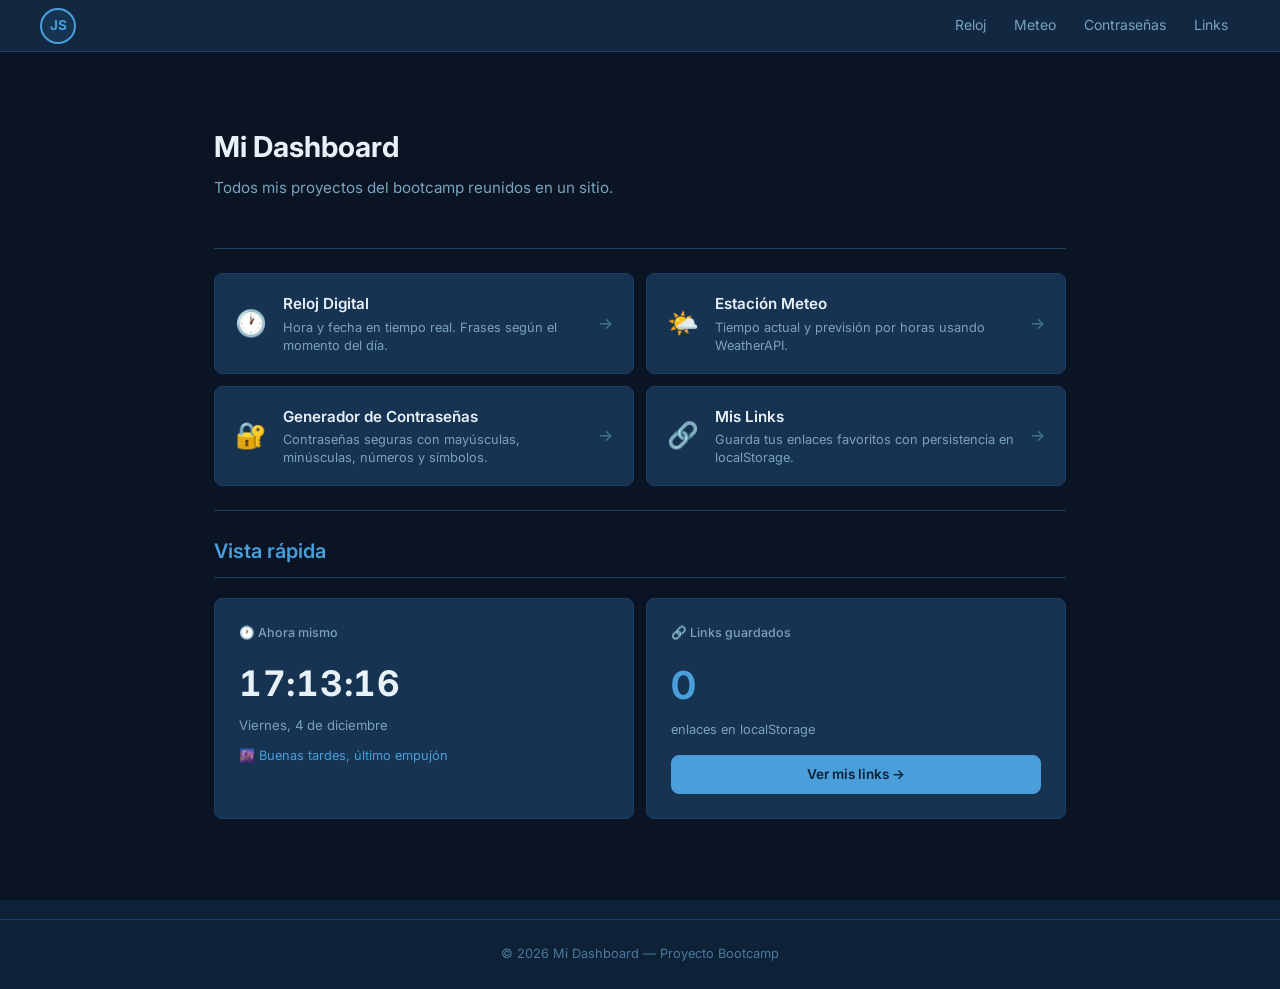
<file: index.html>
<!DOCTYPE html>
<html lang="es">
<head>
  <meta charset="UTF-8" />
  <meta name="viewport" content="width=device-width, initial-scale=1.0" />
  <title>Mi Dashboard -sarbjit</title>
  <link rel="stylesheet" href="css/global.css" />
  <link rel="stylesheet" href="css/index.css" />
</head>
<body>

  <nav class="navbar">
    <a class="navbar__logo" href="index.html">JS</a>
    <ul class="navbar__links">
      <li><a href="pages/clock.html">Reloj</a></li>
      <li><a href="pages/weather.html">Meteo</a></li>
      <li><a href="pages/password.html">Contraseñas</a></li>
      <li><a href="pages/links.html">Links</a></li>
    </ul>
  </nav>

  <div class="container fade-in">

    <section class="hero">
      <h1 class="hero__title">Mi Dashboard</h1>
      <p class="hero__sub">Todos mis proyectos del bootcamp reunidos en un sitio.</p>
    </section>

    <hr />

    <div class="modules-grid">

      <a href="pages/clock.html" class="module-card">
        <div class="module-card__icon">🕐</div>
        <div class="module-card__body">
          <h2 class="module-card__title">Reloj Digital</h2>
          <p class="module-card__desc">Hora y fecha en tiempo real. Frases según el momento del día.</p>
        </div>
        <span class="module-card__arrow">→</span>
      </a>

      <a href="pages/weather.html" class="module-card">
        <div class="module-card__icon">🌤️</div>
        <div class="module-card__body">
          <h2 class="module-card__title">Estación Meteo</h2>
          <p class="module-card__desc">Tiempo actual y previsión por horas usando WeatherAPI.</p>
        </div>
        <span class="module-card__arrow">→</span>
      </a>

      <a href="pages/password.html" class="module-card">
        <div class="module-card__icon">🔐</div>
        <div class="module-card__body">
          <h2 class="module-card__title">Generador de Contraseñas</h2>
          <p class="module-card__desc">Contraseñas seguras con mayúsculas, minúsculas, números y símbolos.</p>
        </div>
        <span class="module-card__arrow">→</span>
      </a>

      <a href="pages/links.html" class="module-card">
        <div class="module-card__icon">🔗</div>
        <div class="module-card__body">
          <h2 class="module-card__title">Mis Links</h2>
          <p class="module-card__desc">Guarda tus enlaces favoritos con persistencia en localStorage.</p>
        </div>
        <span class="module-card__arrow">→</span>
      </a>

    </div>

    <hr />

    <h2 class="section-title">Vista rápida</h2>

    <div class="widgets-row">
      <div class="widget card">
        <p class="widget__label">🕐 Ahora mismo</p>
        <div class="widget__clock" id="w-time">00:00:00</div>
        <div class="widget__date" id="w-date">—</div>
        <p class="widget__msg" id="w-msg"></p>
      </div>
      <div class="widget card">
        <p class="widget__label">🔗 Links guardados</p>
        <div class="widget__links-count" id="w-link-count">0</div>
        <p class="widget__links-sub">enlaces en localStorage</p>
        <a href="pages/links.html" class="btn btn--primary" style="margin-top:14px;display:block;text-align:center">Ver mis links →</a>
      </div>
    </div>

  </div>

  <footer class="footer">© 2026 Mi Dashboard — Proyecto Bootcamp</footer>

  <script src="js/index.js"></script>
  <script src="js/bg.js"></script>
</body>
</html>
</file>
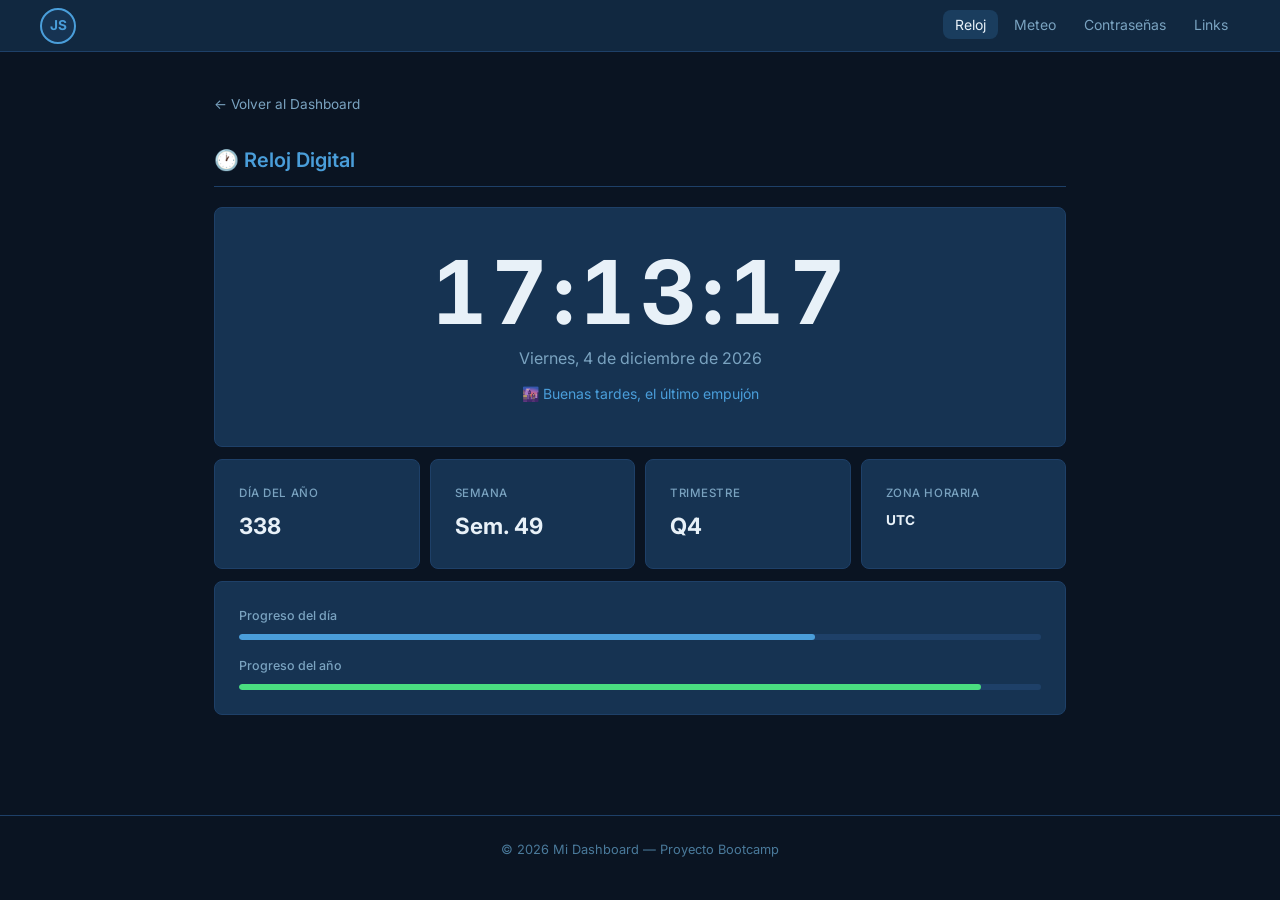
<file: pages/clock.html>
<!DOCTYPE html>
<html lang="es">
<head>
  <meta charset="UTF-8" />
  <meta name="viewport" content="width=device-width, initial-scale=1.0" />
  <title>Reloj — Dashboard</title>
  <link rel="stylesheet" href="../css/global.css" />
  <link rel="stylesheet" href="../css/clock.css" />
</head>
<body>

  <nav class="navbar">
    <a class="navbar__logo" href="../index.html">JS</a>
    <ul class="navbar__links">
      <li><a href="clock.html" class="active">Reloj</a></li>
      <li><a href="weather.html">Meteo</a></li>
      <li><a href="password.html">Contraseñas</a></li>
      <li><a href="links.html">Links</a></li>
    </ul>
  </nav>

  <div class="container fade-in">
    <a href="../index.html" class="back-link">← Volver al Dashboard</a>

    <h1 class="section-title">🕐 Reloj Digital</h1>

    <div class="card clock-card">
      <div class="clock-time" id="clock-time">00:00:00</div>
      <div class="clock-date" id="clock-date">—</div>
      <div class="clock-msg" id="clock-msg"></div>
    </div>

    <div class="stats-row">
      <div class="card stat-card">
        <span class="stat-card__label">Día del año</span>
        <span class="stat-card__val" id="day-of-year">—</span>
      </div>
      <div class="card stat-card">
        <span class="stat-card__label">Semana</span>
        <span class="stat-card__val" id="week-num">—</span>
      </div>
      <div class="card stat-card">
        <span class="stat-card__label">Trimestre</span>
        <span class="stat-card__val" id="quarter">—</span>
      </div>
      <div class="card stat-card">
        <span class="stat-card__label">Zona horaria</span>
        <span class="stat-card__val stat-card__val--sm" id="timezone">—</span>
      </div>
    </div>

    <div class="card" style="margin-top:12px">
      <p class="label">Progreso del día</p>
      <div class="progress-wrap">
        <div class="progress-bar" id="day-bar"></div>
      </div>
      <p class="label" style="margin-top:16px">Progreso del año</p>
      <div class="progress-wrap">
        <div class="progress-bar progress-bar--green" id="year-bar"></div>
      </div>
    </div>

  </div>

  <footer class="footer">© 2026 Mi Dashboard — Proyecto Bootcamp</footer>

  <script src="../js/clock.js"></script>
  <script src="../js/bg.js"></script>
</body>
</html>
</file>
<file: css/global.css>
@import url('https://fonts.googleapis.com/css2?family=Inter:wght@400;500;600;700&display=swap');

:root {
  --navy:        #0d2137;
  --navy-mid:    #112840;
  --navy-card:   #163352;
  --navy-border: #1e4068;
  --navy-hover:  #1a3d5e;
  --blue-accent: #4a9eda;
  --blue-bright: #60b4f0;
  --text:        #e8f1f8;
  --text-muted:  #7aa3c0;
  --text-dim:    #4a7a9b;
  --font:        'Inter', system-ui, sans-serif;
  --radius:      8px;
  --max-w:       900px;
}

*, *::before, *::after { box-sizing: border-box; margin: 0; padding: 0; }
html { font-size: 16px; }

body {
  background: var(--navy);
  color: var(--text);
  font-family: var(--font);
  font-size: 0.95rem;
  line-height: 1.6;
  min-height: 100vh;
}

/* Navbar */
.navbar {
  background: var(--navy-mid);
  border-bottom: 1px solid var(--navy-border);
  padding: 0 40px;
  display: flex;
  align-items: center;
  justify-content: space-between;
  height: 52px;
  position: sticky;
  top: 0;
  z-index: 100;
}
.navbar__logo {
  width: 36px; height: 36px;
  border-radius: 50%;
  border: 2px solid var(--blue-accent);
  background: var(--navy-card);
  display: flex; align-items: center; justify-content: center;
  font-weight: 700; font-size: 0.85rem;
  color: var(--blue-accent);
  text-decoration: none; flex-shrink: 0;
}
.navbar__links { display: flex; align-items: center; gap: 4px; list-style: none; }
.navbar__links a {
  text-decoration: none; color: var(--text-muted);
  font-size: 0.875rem; padding: 6px 12px;
  border-radius: var(--radius);
  transition: color 0.15s, background 0.15s;
}
.navbar__links a:hover, .navbar__links a.active {
  color: var(--text); background: var(--navy-hover);
}

/* Layout */
.container { max-width: var(--max-w); margin: 0 auto; padding: 40px 24px; }

.section-title {
  font-size: 1.25rem; font-weight: 600;
  color: var(--blue-accent);
  margin-bottom: 20px; padding-bottom: 10px;
  border-bottom: 1px solid var(--navy-border);
}

.card {
  background: var(--navy-card);
  border: 1px solid var(--navy-border);
  border-radius: var(--radius); padding: 24px;
}

/* Buttons */
.btn {
  font-family: var(--font); font-size: 0.85rem; font-weight: 500;
  padding: 8px 18px; border-radius: var(--radius);
  cursor: pointer; border: 1px solid var(--navy-border);
  background: var(--navy-card); color: var(--text);
  transition: background 0.15s, border-color 0.15s;
  text-decoration: none; display: inline-block;
}
.btn:hover { background: var(--navy-hover); border-color: var(--blue-accent); }
.btn--primary {
  background: var(--blue-accent); border-color: var(--blue-accent);
  color: var(--navy); font-weight: 600;
}
.btn--primary:hover { background: var(--blue-bright); border-color: var(--blue-bright); color: var(--navy); }

/* Inputs */
.input {
  width: 100%; background: var(--navy-mid);
  border: 1px solid var(--navy-border);
  border-radius: var(--radius); color: var(--text);
  font-family: var(--font); font-size: 0.9rem;
  padding: 9px 14px; outline: none;
  transition: border-color 0.15s;
}
.input::placeholder { color: var(--text-dim); }
.input:focus { border-color: var(--blue-accent); }

.label { font-size: 0.78rem; font-weight: 500; color: var(--text-muted); margin-bottom: 6px; display: block; }

hr { border: none; border-top: 1px solid var(--navy-border); margin: 24px 0; }

.back-link {
  display: inline-flex; align-items: center; gap: 6px;
  font-size: 0.85rem; color: var(--text-muted);
  text-decoration: none; margin-bottom: 28px;
  transition: color 0.15s;
}
.back-link:hover { color: var(--blue-accent); }

.footer {
  text-align: center; padding: 24px;
  color: var(--text-dim); font-size: 0.8rem;
  border-top: 1px solid var(--navy-border); margin-top: 60px;
}

input[type="range"] {
  -webkit-appearance: none; appearance: none;
  width: 100%; height: 4px;
  background: var(--navy-border); border-radius: 2px; outline: none;
}
input[type="range"]::-webkit-slider-thumb {
  -webkit-appearance: none;
  width: 16px; height: 16px; border-radius: 50%;
  background: var(--blue-accent); cursor: pointer;
}

::-webkit-scrollbar { width: 6px; height: 6px; }
::-webkit-scrollbar-track { background: var(--navy); }
::-webkit-scrollbar-thumb { background: var(--navy-border); border-radius: 3px; }
::-webkit-scrollbar-thumb:hover { background: var(--blue-accent); }

.check-row {
  display: flex; align-items: center; gap: 10px;
  cursor: pointer; font-size: 0.875rem; color: var(--text); user-select: none;
}
.check-row input[type="checkbox"] { width: 16px; height: 16px; accent-color: var(--blue-accent); cursor: pointer; }

@keyframes fadeIn {
  from { opacity: 0; transform: translateY(8px); }
  to   { opacity: 1; transform: translateY(0); }
}
.fade-in { animation: fadeIn 0.3s ease both; }


/* ─── Overlay sobre la imagen de fondo ───*/
body::before {
  content: '';
  position: fixed;
  inset: 0;               /* top/right/bottom/left = 0 */
  background: rgba(10, 18, 30, 0.82); /* azul muy oscuro, 82% opaco */
  z-index: 0;             /* debajo de todo el contenido */
  pointer-events: none;   /* no bloquea los clics */
}

/* Todo el contenido necesita z-index > 0 para estar encima del overlay */
.navbar,
.container,
.loader-screen,
.search-bar,
#setup-screen,
#app-screen,
#loader-screen,
.footer {
  position: relative;
  z-index: 1;
}
</file>
<file: css/index.css>
.hero { padding: 32px 0 24px; }
.hero__title { font-size: 1.8rem; font-weight: 700; color: var(--text); margin-bottom: 6px; }
.hero__sub { color: var(--text-muted); font-size: 0.95rem; }

.modules-grid { display: grid; grid-template-columns: 1fr 1fr; gap: 12px; }

.module-card {
  display: flex; align-items: center; gap: 16px;
  background: var(--navy-card); border: 1px solid var(--navy-border);
  border-radius: var(--radius); padding: 18px 20px;
  text-decoration: none; color: inherit;
  transition: border-color 0.15s, background 0.15s;
}
.module-card:hover { border-color: var(--blue-accent); background: var(--navy-hover); }

.module-card__icon { font-size: 1.6rem; flex-shrink: 0; }
.module-card__body { flex: 1; min-width: 0; }
.module-card__title { font-size: 0.95rem; font-weight: 600; color: var(--text); margin-bottom: 2px; }
.module-card__desc { font-size: 0.8rem; color: var(--text-muted); line-height: 1.4; }
.module-card__arrow { color: var(--text-dim); font-size: 1rem; flex-shrink: 0; transition: transform 0.15s, color 0.15s; }
.module-card:hover .module-card__arrow { transform: translateX(4px); color: var(--blue-accent); }

.widgets-row { display: grid; grid-template-columns: 1fr 1fr; gap: 12px; }

.widget { display: flex; flex-direction: column; }
.widget__label { font-size: 0.78rem; color: var(--text-muted); font-weight: 500; margin-bottom: 12px; }
.widget__clock { font-size: 2.2rem; font-weight: 700; color: var(--text); letter-spacing: 0.02em; font-variant-numeric: tabular-nums; }
.widget__date { font-size: 0.82rem; color: var(--text-muted); margin-top: 4px; }
.widget__msg { font-size: 0.8rem; color: var(--blue-accent); margin-top: 10px; }
.widget__links-count { font-size: 2.4rem; font-weight: 700; color: var(--blue-accent); }
.widget__links-sub { font-size: 0.8rem; color: var(--text-muted); margin-top: 4px; }

@media (max-width: 640px) {
  .modules-grid, .widgets-row { grid-template-columns: 1fr; }
  .navbar { padding: 0 16px; }
  .container { padding: 24px 16px; }
}
</file>
<file: css/clock.css>
.clock-card { text-align: center; padding: 40px 24px; }
.clock-time {
  font-size: clamp(3rem, 10vw, 5.5rem);
  font-weight: 700; color: var(--text);
  font-variant-numeric: tabular-nums;
  letter-spacing: 0.04em; line-height: 1;
}
.clock-date { font-size: 1rem; color: var(--text-muted); margin-top: 10px; }
.clock-msg  { font-size: 0.875rem; color: var(--blue-accent); margin-top: 12px; }

.stats-row {
  display: grid; grid-template-columns: repeat(4, 1fr);
  gap: 10px; margin-top: 12px;
}
.stat-card { display: flex; flex-direction: column; gap: 6px; }
.stat-card__label { font-size: 0.72rem; color: var(--text-muted); font-weight: 500; text-transform: uppercase; letter-spacing: 0.05em; }
.stat-card__val { font-size: 1.4rem; font-weight: 700; color: var(--text); }
.stat-card__val--sm { font-size: 0.85rem; margin-top: 2px; }

.progress-wrap { height: 6px; background: var(--navy-border); border-radius: 3px; overflow: hidden; margin-top: 8px; }
.progress-bar { height: 100%; background: var(--blue-accent); border-radius: 3px; transition: width 0.5s ease; }
.progress-bar--green { background: #4ade80; }

@media (max-width: 600px) { .stats-row { grid-template-columns: 1fr 1fr; } }
</file>
